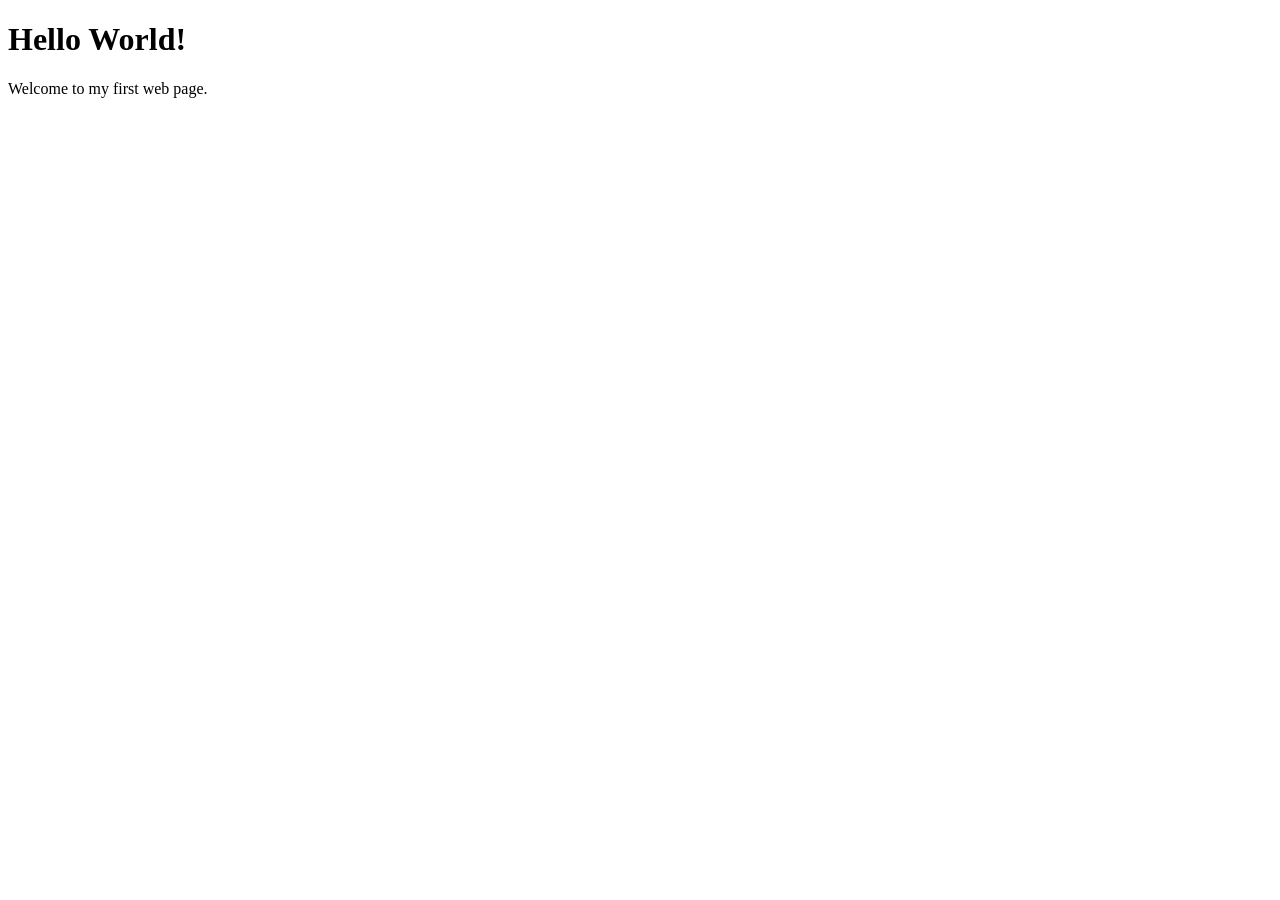
<file: day 1/index.html>
<!DOCTYPE html>
<html lang="en">
<head>
    <meta charset="UTF-8">
    <meta name="viewport" content="width=device-width, initial-scale=1.0">
    <title>My Web Page</title>
</head>

<body>
    <h1>Hello World!</h1>
    <p>Welcome to my first web page.</p>
</body>
</html>
</file>
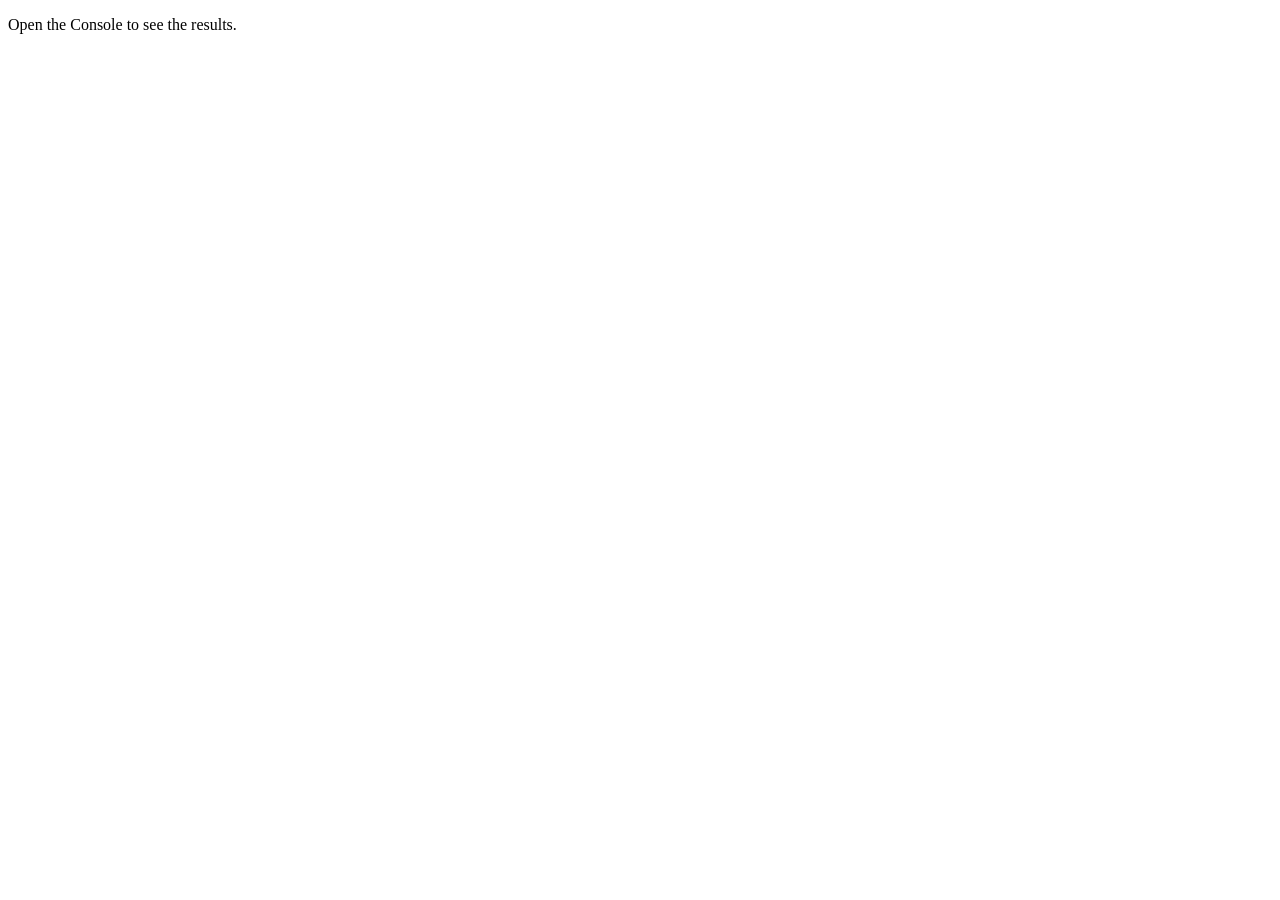
<file: day 3/index.html>
<!DOCTYPE html>
<html lang="en">
<head>
    <meta charset="UTF-8">
    <meta name="viewport" content="width=device-width, initial-scale=1.0">
    <title>Notes Toolkit</title>
    <script src="script.js"defer></script>
</head>

<body>
    <p>Open the Console to see the results.</p>
</body>
</html>
</file>
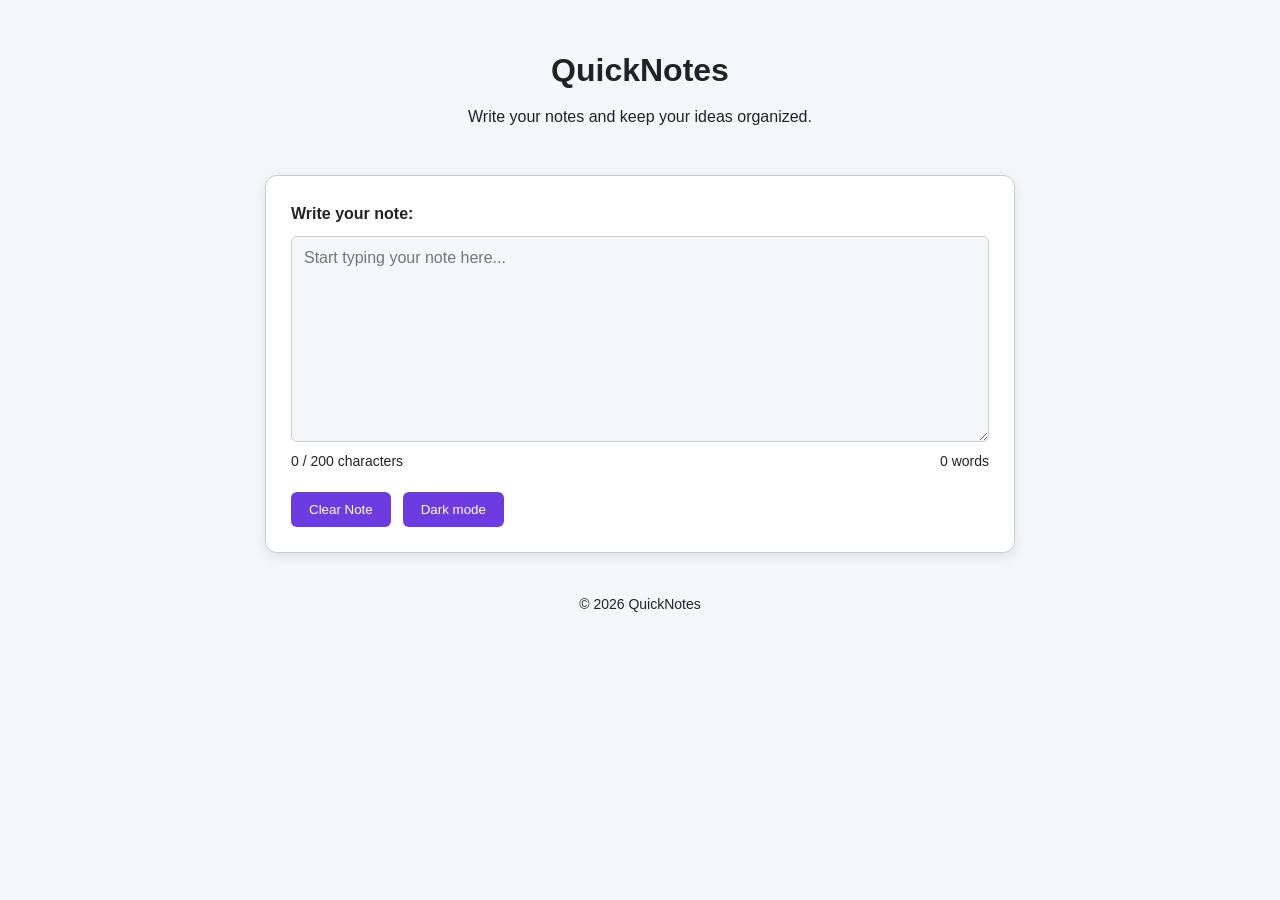
<file: day 4/index.html>
<!DOCTYPE html>
<html lang="en">
    <head>
        <meta charset="UTF-8">
        <meta name="viewport" content="width=device-width, initial-scale=1.0">
        <title>QuickNotes -Day 4</title>
        <link rel="stylesheet"href="style.css">
        <script src="script.js" defer></script>
    </head>
    <body>
        <header>
            <h1>QuickNotes</h1>
            <p>Write your notes and keep your ideas organized.</p>
        </header>
        <main>
            <section class="note-container">
                <label for="note-text">Write your note:</label>
                <textarea
                id="note-text"
                maxlength="200"
                rows="10"
                placeholder="Start typing your note here..."
                ></textarea>
                <div class="counter-container">
                    <p id="char-count">0/200 characters</p>
                    <p id="word-count">0 words</p>
                </div>
                <div class="button-container">
                    <button id="clear-btn" type="button">Clear Note</button>
                    <button id="theme-toggle" type="button">Dark mode</button>
                </div>
            </section>
        </main>
        <footer>
            <P>&copy; 2026 QuickNotes</p>
            </footer>
        </body>
        </html>
</file>
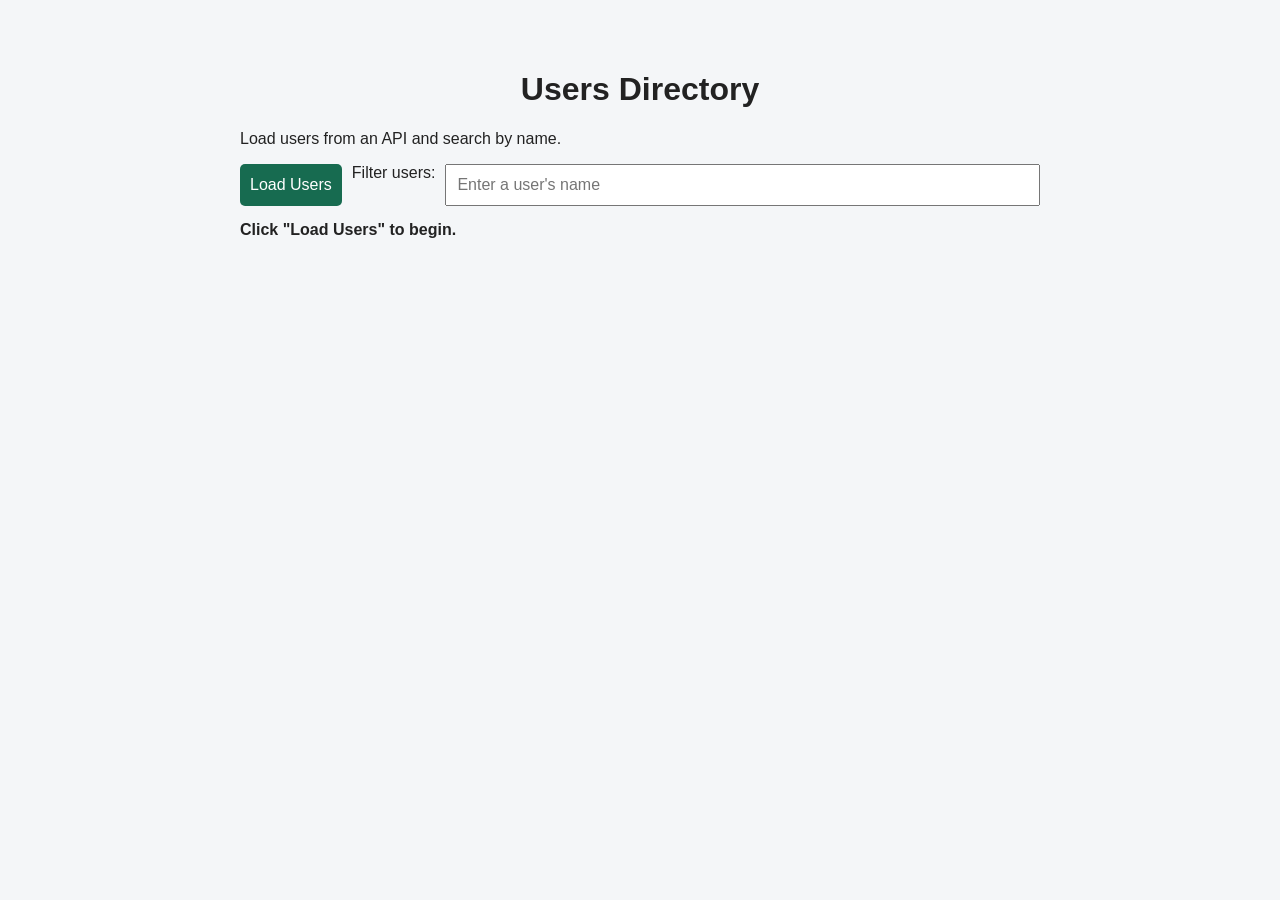
<file: day 5/index.html>
<!DOCTYPE html>
<html lang="en">
<head>
    <meta charset="UTF-8">
    <meta name="viewport" content="width=device-width, initial-scale=1.0">
    <title>Day 5 - Users Directory</title>
    <script src="users.js" defer></script>
    <style>
        body {
            font-family: Arial, sans-serif;
            max-width: 800px;
            margin: 30px auto;
            padding: 20px;
            background-color: #f4f6f8;
            color: #222;
        }

        h1 {
            text-align: center;
        }

        .controls {
            display: flex;
            flex-wrap: wrap;
            gap: 10px;
            margin-bottom: 15px;
        }

        input, button {
            padding: 10px;
            font-size: 16px;
        }

        input {
            flex: 1;
            min-width: 200px;
        }

        button {
            background-color: #176b50;
            color: white;
            border: none;
            cursor: pointer;
            border-radius: 5px;
        }

        button:disabled {
            background-color: #888;
            cursor: not-allowed;
        }

        #users-list {
            list-style: none;
            padding: 0;
        }

        .user-card {
            background-color: white;
            padding: 15px;
            margin-bottom: 12px;
            border-radius: 8px;
            box-shadow: 0 2px 5px #00000015;
        }

        .user-card h2 {
            margin-top: 0;
        }

        #status {
            font-weight: bold;
            margin: 15px 0;
        }
    </style>
</head>
<body>
    <header>
        <h1>Users Directory</h1>
        <p>Load users from an API and search by name.</p>
    </header>

    <main>
        <div class="controls">
            <button id="load-users" type="button">Load Users</button>

            <label for="filter-input">Filter users:</label>
            <input
                type="text"
                id="filter-input"
                placeholder="Enter a user's name"
            >
        </div>

        <p id="status" role="status" aria-live="polite">Click "Load Users" to begin.</p>

        <ul id="users-list"></ul>
    </main>
</body>
</html>
</file>
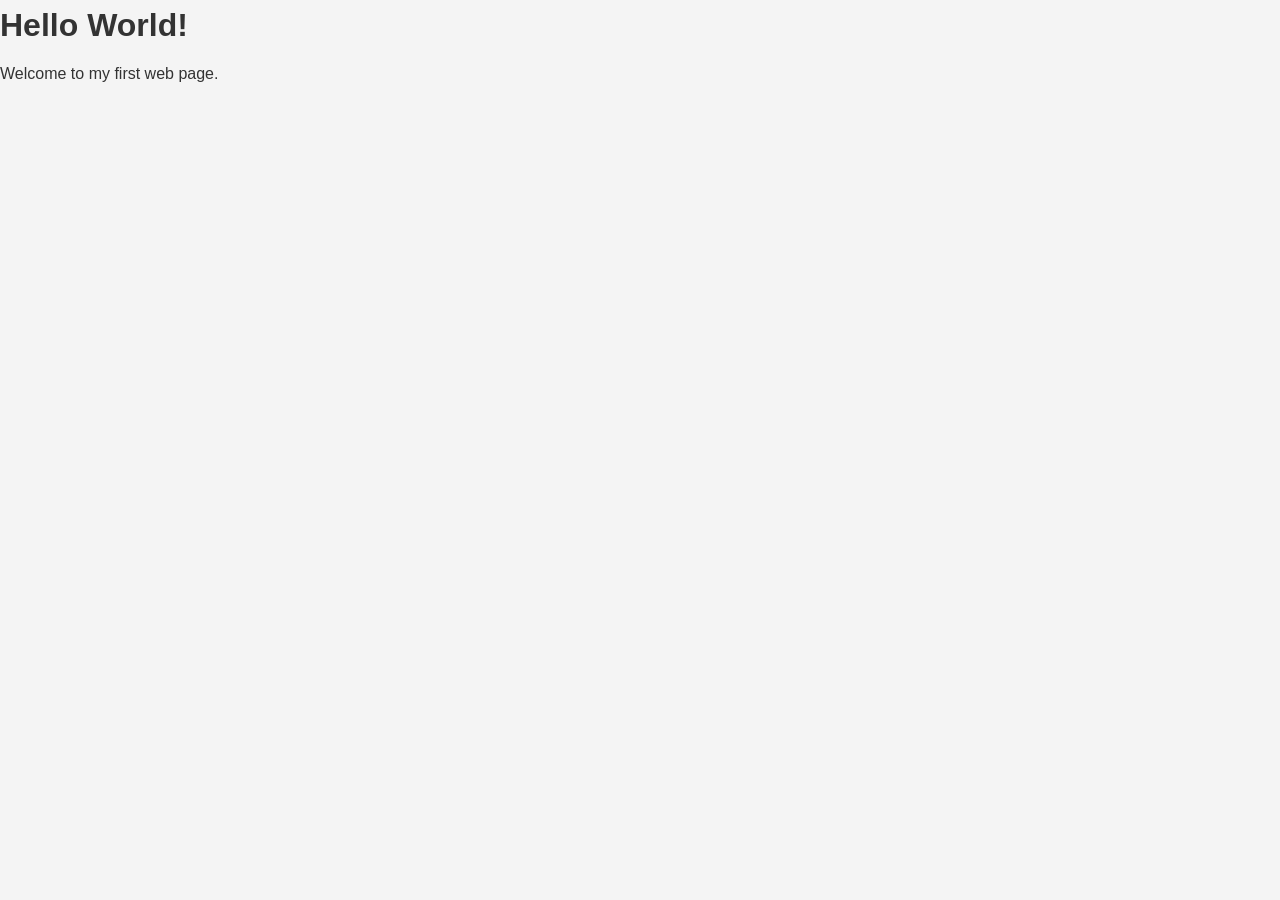
<file: day2/index.html>
<!DOCTYPE html>
<html lang="en">
<head>
    <meta charset="UTF-8">
    <meta name="viewport" content="width=device-width, initial-scale=1.0">
    <title>QuickNotes</title>
    <link rel="stylesheet" href="style.css">
</head>
<body>
    <h1>Hello World!</h1>
    <p>Welcome to my first web page.</p>
</body>
</html>
</file>
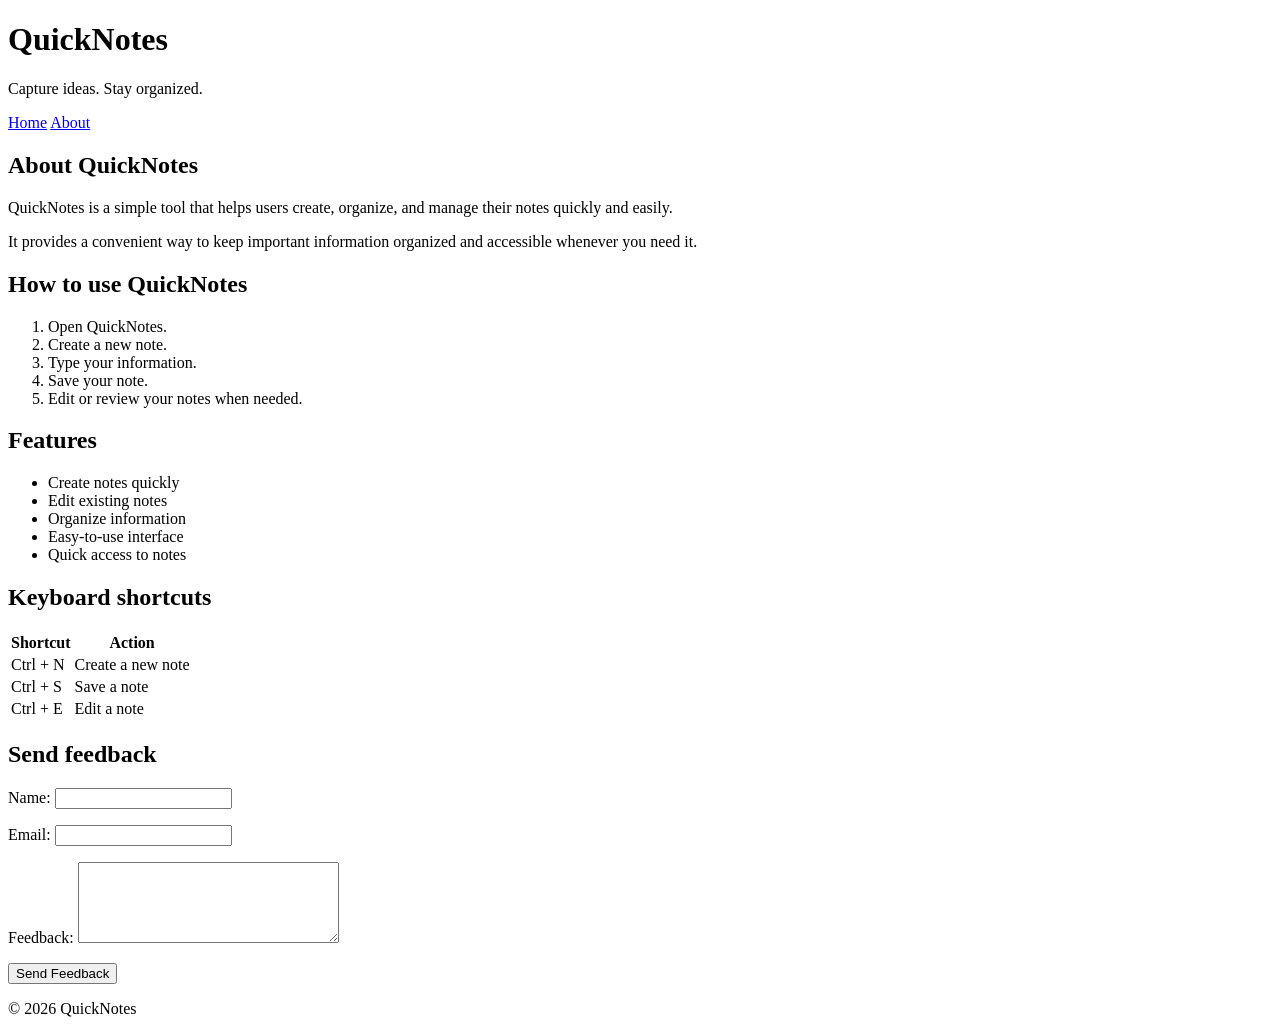
<file: about.html>
<!DOCTYPE html>
<html lang="en">
<head>
    <meta charset="UTF-8">
    <meta name="viewport" content="width=device-width, initial-scale=1.0">
    <title>About QuickNotes</title>
</head>

<body>

    <header>
        <h1>QuickNotes</h1>
        <p>Capture ideas. Stay organized.</p>

        <nav>
            <a href="index.html">Home</a>
            <a href="about.html">About</a>
        </nav>
    </header>

    <main>

        <section>
            <h2>About QuickNotes</h2>

            <p>
                QuickNotes is a simple tool that helps users create,
                organize, and manage their notes quickly and easily.
            </p>

            <p>
                It provides a convenient way to keep important information
                organized and accessible whenever you need it.
            </p>
        </section>

        <section>
            <h2>How to use QuickNotes</h2>

            <ol>
                <li>Open QuickNotes.</li>
                <li>Create a new note.</li>
                <li>Type your information.</li>
                <li>Save your note.</li>
                <li>Edit or review your notes when needed.</li>
            </ol>
        </section>

        <section>
            <h2>Features</h2>

            <ul>
                <li>Create notes quickly</li>
                <li>Edit existing notes</li>
                <li>Organize information</li>
                <li>Easy-to-use interface</li>
                <li>Quick access to notes</li>
            </ul>
        </section>

        <section>
            <h2>Keyboard shortcuts</h2>

            <table>
                <thead>
                    <tr>
                        <th>Shortcut</th>
                        <th>Action</th>
                    </tr>
                </thead>

                <tbody>
                    <tr>
                        <td>Ctrl + N</td>
                        <td>Create a new note</td>
                    </tr>

                    <tr>
                        <td>Ctrl + S</td>
                        <td>Save a note</td>
                    </tr>

                    <tr>
                        <td>Ctrl + E</td>
                        <td>Edit a note</td>
                    </tr>
                </tbody>
            </table>
        </section>

        <section>
            <h2>Send feedback</h2>

            <form action="#" method="post">

                <p>
                    <label for="name">Name:</label>
                    <input type="text" id="name" name="name">
                </p>

                <p>
                    <label for="email">Email:</label>
                    <input type="email" id="email" name="email">
                </p>

                <p>
                    <label for="feedback">Feedback:</label>
                    <textarea id="feedback" name="feedback" rows="5" cols="30"></textarea>
                </p>

                <button type="submit">Send Feedback</button>

            </form>
        </section>

    </main>

    <footer>
        <p>&copy; 2026 QuickNotes</p>
    </footer>

</body>
</html>
</file>
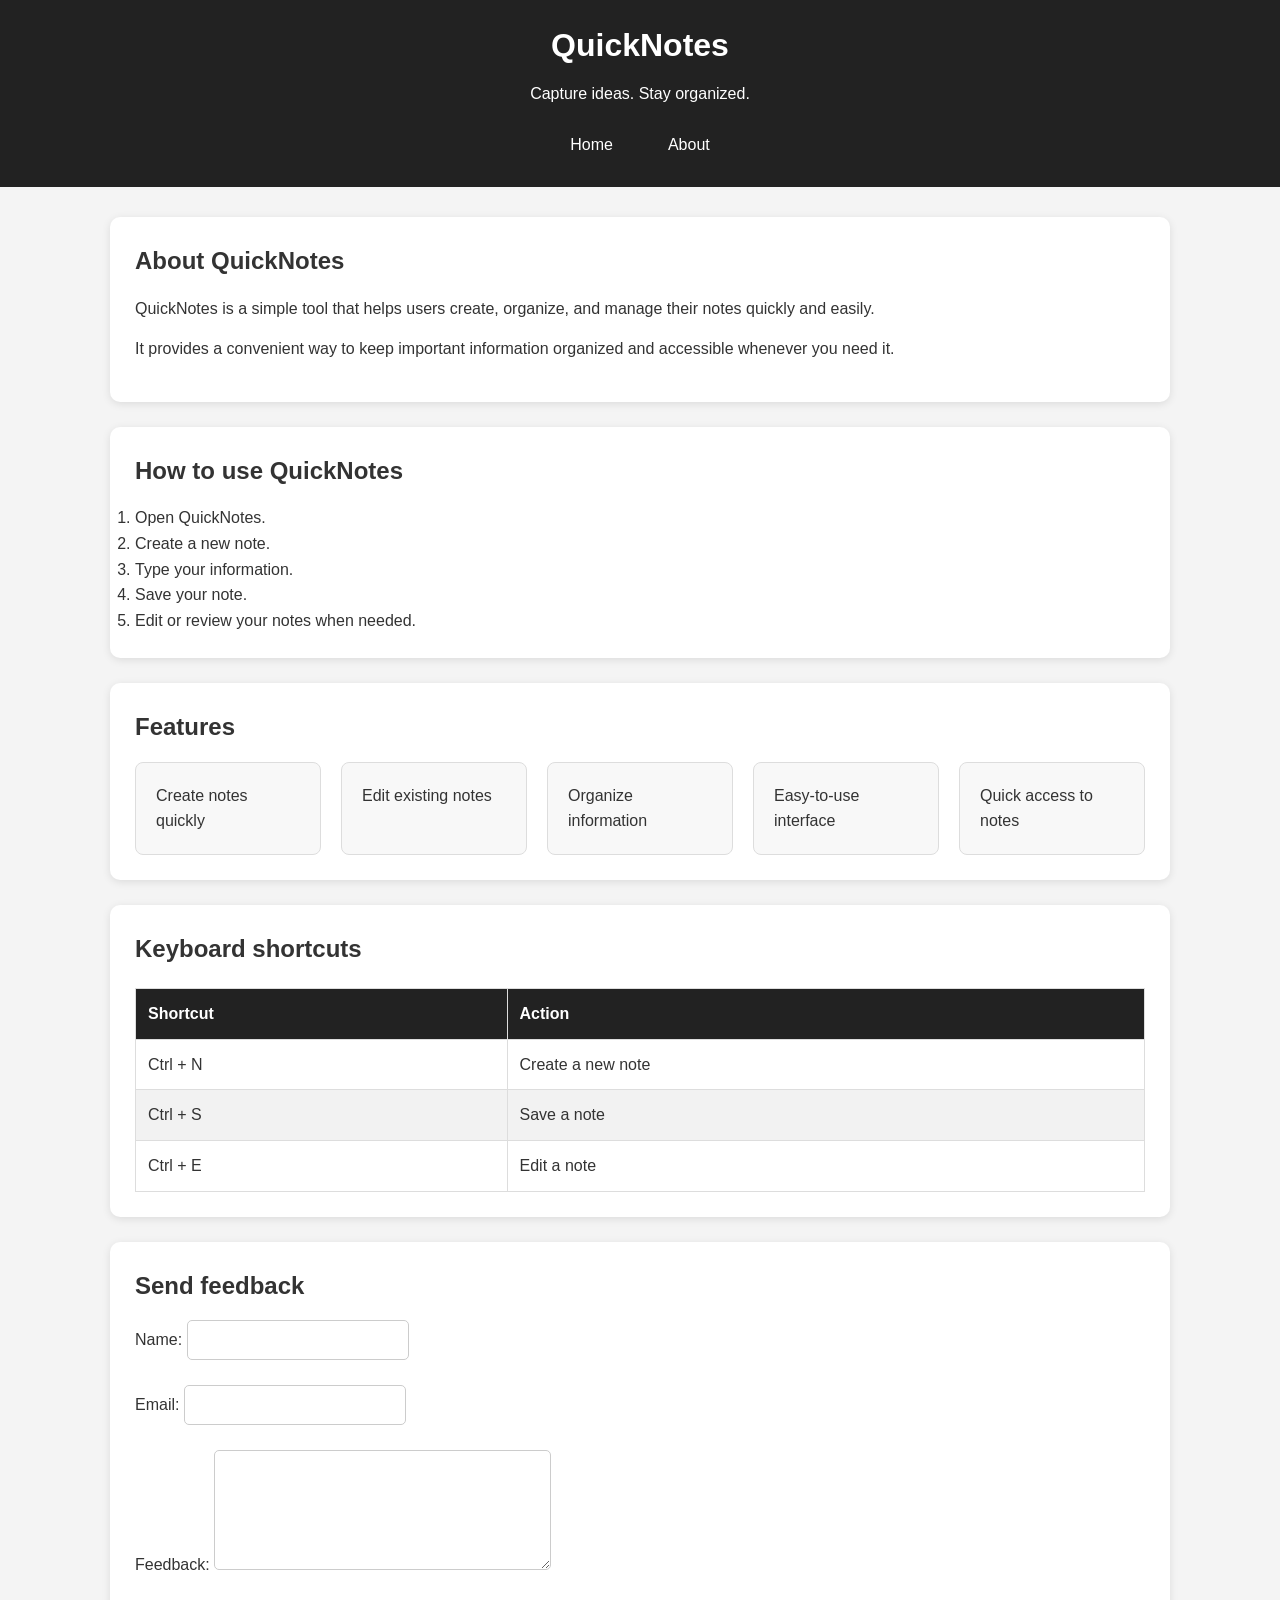
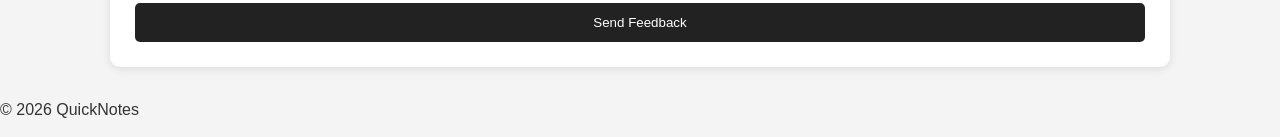
<file: day2/about.html>
<!DOCTYPE html>
<html lang="en">

<head>
    <meta charset="UTF-8">
    <meta name="viewport" content="width=device-width, initial-scale=1.0">
    <title>About QuickNotes</title>

    <link rel="stylesheet" href="style.css">
</head>

<body>

    <header>
        <h1>QuickNotes</h1>
        <p>Capture ideas. Stay organized.</p>

        <nav>
            <a href="index.html">Home</a>
            <a href="about.html">About</a>
        </nav>
    </header>

    <main>

        <section>
            <h2>About QuickNotes</h2>

            <p>
                QuickNotes is a simple tool that helps users create,
                organize, and manage their notes quickly and easily.
            </p>

            <p>
                It provides a convenient way to keep important information
                organized and accessible whenever you need it.
            </p>
        </section>

        <section>
            <h2>How to use QuickNotes</h2>

            <ol>
                <li>Open QuickNotes.</li>
                <li>Create a new note.</li>
                <li>Type your information.</li>
                <li>Save your note.</li>
                <li>Edit or review your notes when needed.</li>
            </ol>
        </section>

        <section>
            <h2>Features</h2>

            <ul class="features">
                <li>Create notes quickly</li>
                <li>Edit existing notes</li>
                <li>Organize information</li>
                <li>Easy-to-use interface</li>
                <li>Quick access to notes</li>
            </ul>
        </section>

        <section>
            <h2>Keyboard shortcuts</h2>

            <table>
                <thead>
                    <tr>
                        <th>Shortcut</th>
                        <th>Action</th>
                    </tr>
                </thead>

                <tbody>
                    <tr>
                        <td>Ctrl + N</td>
                        <td>Create a new note</td>
                    </tr>

                    <tr>
                        <td>Ctrl + S</td>
                        <td>Save a note</td>
                    </tr>

                    <tr>
                        <td>Ctrl + E</td>
                        <td>Edit a note</td>
                    </tr>
                </tbody>
            </table>
        </section>

        <section>
            <h2>Send feedback</h2>

            <form action="#" method="post">

                <p>
                    <label for="name">Name:</label>
                    <input type="text" id="name" name="name">
                </p>

                <p>
                    <label for="email">Email:</label>
                    <input type="email" id="email" name="email">
                </p>

                <p>
                    <label for="feedback">Feedback:</label>
                    <textarea id="feedback" name="feedback" rows="5" cols="30"></textarea>
                </p>

                <button type="submit">Send Feedback</button>

            </form>
        </section>

    </main>

    <footer>
        <p>&copy; 2026 QuickNotes</p>
    </footer>

</body>

</html>
</file>
<file: day 4/style.css>
*{
    box-sizing: border-box;
    margin: 0;
    padding: 0;
}
:root {
    --background-color: #f4f6f9;
    --text-color: #222222;
    --card-color: #ffffff;
    --border-color: #cccccc;
    --primary-color: #6c3ce0;
    --button-text-color: #ffffff;
}
body.dark {
    --background-color: #181818;
    --text-color: #f5f5f5;
    --card-color: #292929;
    --border-color: #555555;
    --primary-color: #9b7aff;
    --button-text-color: #ffffff;
}
body {
    font-family: Arial, sans-serif;
    background-color: var(--background-color);
    color: var(--text-color);
    line-height: 1.6;
    min-height: 100vh;
    padding: 20px;
    transition: background -color 0.3s, color o.3s;
}
header {
    text-align: center;
    padding: 25px 10px;
}
header h1 {
    margin-bottom: 8px;
}
main {
    max-width: 750px;
    margin: 20px auto;
}
.note-container {
    background-color: var(--card-color);
    padding: 25px;
    border: 1px solid var(--border-color);
    border-radius: 12px;
    box-shadow: 0 4px 12px rgba(0,0,0,0.08);
}
label {
    display: block;
    margin-bottom: 10px;
    font-weight: bold;
}
textarea {
    width: 100%;
    padding: 12px;
    border: 1px solid var(--border-color);
    border-radius: 6px;
    font-family: inherit;
    font-size: 16px;
    background-color: var(--background-color);
    color: var(--text-color);
    resize: verticsl;
}
.counter-container {
    display: flex;
    justify-content: space-between;
    gap: 10px;
    flex-wrap: wrap;
    margin- top: 12x;
}
#char-count,
#word-count{
    font-size: 14px;
}
.warning {
    color: orange;
}
.over {
    color: red;
    font-weight: bold;
}
.button-container {
    display: flex;
    gap: 12px;
    margin-top: 20px;
}
button {
    padding: 10px 18px;
    border: none;
    border-radius: 6px;
    background-color: var(--primary-color);
    color: var(--button-text-color);
    cursor: pointer;
    transition: opacity 0.3s, transform 0.3s;
}
button:hover {
    opacity: 0.8;
    transform: translateY(-2px);
}
footer {
    text-align: center;
    padding: 20px;
    margin-top: 20px;
    font-size: 14px;
}
@media (max-width: 600px) {
    body { 
        padding: 10px;
    }
    header {
        padding: 15px 5px;
    }
    header h1 {
        font-size: 24px;
    }
    .note-container { 
        padding: 15px;
    }
    .button-container {
        flex-direction: column;
    }
    button {
        width: 100%;
    }
}
</file>
<file: day2/style.css>
/* Universal reset */
* {
    margin: 0;
    padding: 0;
    box-sizing: border-box;
}

/* Body */
body {
    font-family: Arial, sans-serif;
    line-height: 1.6;
    background-color: #f4f4f4;
    color: #333;
}

/* Header */
header {
    background-color: #222;
    color: white;
    padding: 20px;
    text-align: center;
}

/* Navigation */
nav {
    display: flex;
    justify-content: center;
    align-items: center;
    gap: 25px;
    margin-top: 15px;
}

nav a {
    color: white;
    text-decoration: none;
    padding: 10px 15px;
    border-radius: 5px;
    transition: 0.3s;
}

nav a:hover {
    background-color: #555;
}

/* Main content */
main {
    max-width: 1100px;
    margin: 30px auto;
    padding: 0 20px;
}

/* Section cards */
section {
    background-color: white;
    padding: 25px;
    margin-bottom: 25px;
    border-radius: 10px;
    box-shadow: 0 2px 8px rgba(0, 0, 0, 0.1);
}

/* Headings */
h1 {
    margin-bottom: 10px;
}

h2 {
    margin-bottom: 15px;
}

p {
    margin-bottom: 15px;
}

/* Features Grid */
.features {
    display: grid;
    grid-template-columns: repeat(auto-fit, minmax(180px, 1fr));
    gap: 20px;
    list-style: none;
}

.features li {
    background-color: #f8f8f8;
    padding: 20px;
    border-radius: 8px;
    border: 1px solid #ddd;
}

/* Table */
table {
    width: 100%;
    border-collapse: collapse;
    margin-top: 20px;
}

th,
td {
    border: 1px solid #ddd;
    padding: 12px;
    text-align: left;
}

th {
    background-color: #222;
    color: white;
}

tr:nth-child(even) {
    background-color: #f2f2f2;
}

/* Form */
form {
    display: flex;
    flex-direction: column;
    gap: 10px;
}

input,
textarea {
    padding: 10px;
    border: 1px solid #ccc;
    border-radius: 5px;
    font-size: 16px;
}

textarea {
    min-height: 120px;
    resize: vertical;
}

/* Button */
button {
    padding: 12px 20px;
    background-color: #222;
    color: white;
    border: none;
    border-radius: 5px;
    cursor: pointer;
    transition: 0.3s;
}

button:hover {
    background-color: #555;
    transform: translateY(-2px);
}

/* Mobile */
@media (max-width: 600px) {

    header {
        padding: 15px;
    }

    header h1 {
        font-size: 24px;
    }

    nav {
        gap: 10px;
        flex-wrap: wrap;
    }

    main {
        padding: 0 10px;
        margin: 20px auto;
    }

    section {
        padding: 18px;
    }
}
</file>
